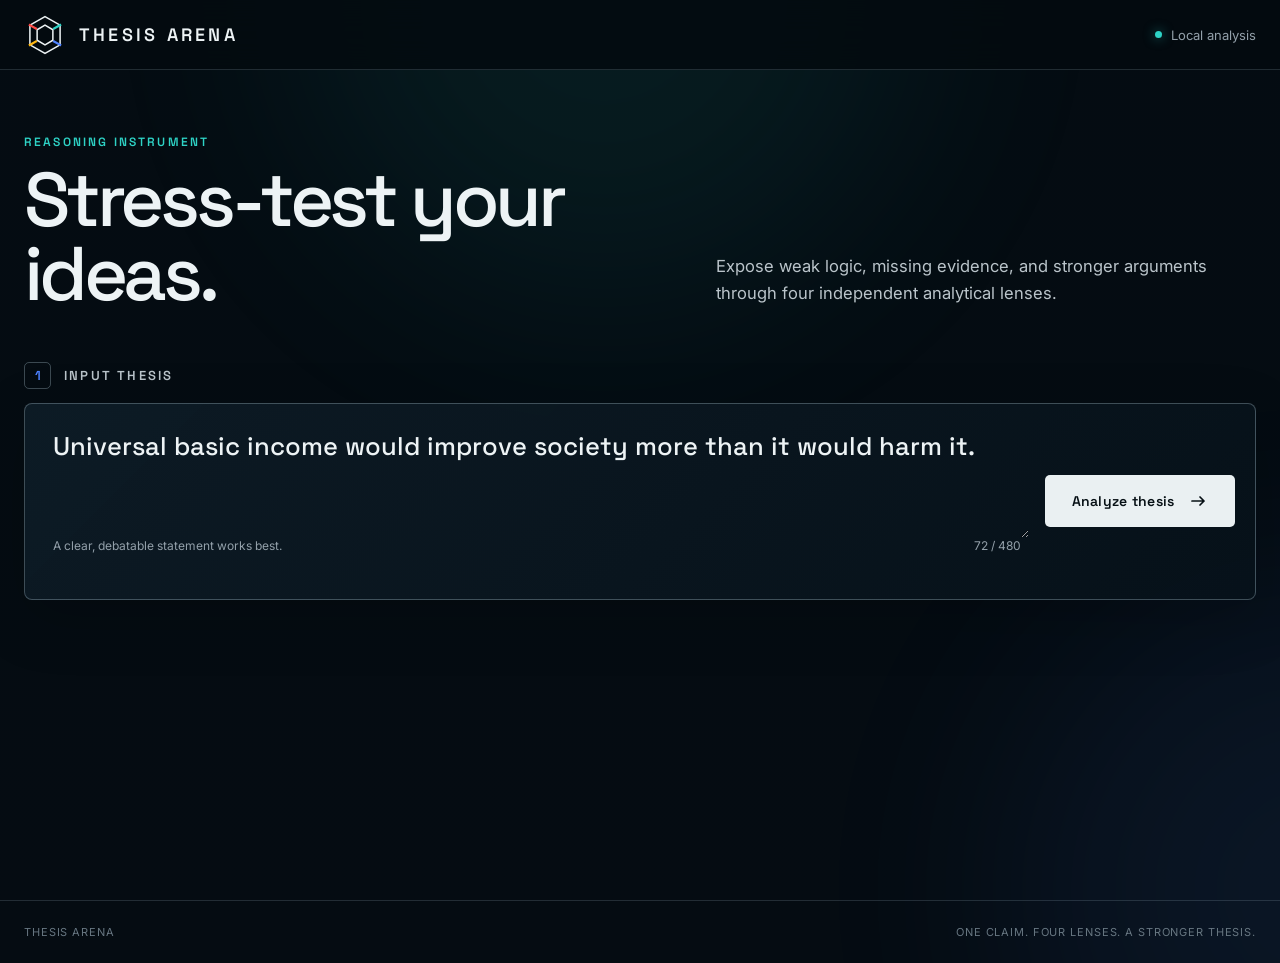
<file: index.html>
<!doctype html>
<html lang="en">
  <head>
    <meta charset="UTF-8" />
    <meta name="viewport" content="width=device-width, initial-scale=1.0" />
    <meta name="description" content="Stress-test any thesis through four independent analytical lenses." />
    <meta name="theme-color" content="#050c12" />
    <title>Thesis Arena — Stress-test your ideas</title>
    <link rel="icon" href="data:image/svg+xml,%3Csvg xmlns='http://www.w3.org/2000/svg' viewBox='0 0 64 64'%3E%3Cpath d='M32 4 55 17v30L32 60 9 47V17Z' fill='%23050c12' stroke='%23e8eef2' stroke-width='4'/%3E%3Cpath d='m32 17 12 7v16l-12 7-12-7V24Z' fill='none' stroke='%23e8eef2' stroke-width='3'/%3E%3Cpath d='m9 17 9 5' stroke='%23ff4a44' stroke-width='4'/%3E%3Cpath d='m46 22 9-5' stroke='%232ed3c6' stroke-width='4'/%3E%3Cpath d='m55 47-9-5' stroke='%234e82ff' stroke-width='4'/%3E%3Cpath d='m18 42-9 5' stroke='%23ffb814' stroke-width='4'/%3E%3C/svg%3E" />
    <link rel="preconnect" href="https://fonts.googleapis.com" />
    <link rel="preconnect" href="https://fonts.gstatic.com" crossorigin />
    <link href="https://fonts.googleapis.com/css2?family=Inter:wght@400;500;600&family=Space+Grotesk:wght@500;600&display=swap" rel="stylesheet" />
    <link rel="stylesheet" href="styles.css" />
  </head>
  <body id="top" class="app-state-initial">
    <div class="ambient ambient--one" aria-hidden="true"></div>
    <div class="ambient ambient--two" aria-hidden="true"></div>

    <header class="topbar">
      <a class="brand" href="#top" aria-label="Thesis Arena home">
        <svg class="brand__mark" viewBox="0 0 64 64" aria-hidden="true">
          <path class="brand__outer" d="M32 4 55 17v30L32 60 9 47V17Z" />
          <path class="brand__inner" d="m32 17 12 7v16l-12 7-12-7V24Z" />
          <path class="brand__red" d="m9 17 9 5" />
          <path class="brand__teal" d="m46 22 9-5" />
          <path class="brand__blue" d="m55 47-9-5" />
          <path class="brand__amber" d="m18 42-9 5" />
        </svg>
        <span>Thesis Arena</span>
      </a>
      <div class="topbar__meta" aria-label="Application status">
        <span class="status-dot" aria-hidden="true"></span>
        <span id="mode-label">Local analysis</span>
      </div>
    </header>

    <main id="top" class="workspace">
      <section class="intro" aria-labelledby="page-title">
        <div>
          <p class="eyebrow">Reasoning instrument</p>
          <h1 id="page-title">Stress-test your ideas.</h1>
        </div>
        <p class="intro__copy">Expose weak logic, missing evidence, and stronger arguments through four independent analytical lenses.</p>
      </section>

      <section id="input-section" class="input-section" aria-labelledby="input-heading">
        <div class="section-heading">
          <span class="section-heading__number">1</span>
          <h2 id="input-heading">Input thesis</h2>
          <span id="input-complete-badge" class="section-heading__badge" hidden>Analyzed</span>
        </div>

        <form id="claim-form" class="claim-form">
          <div class="claim-form__field">
            <label class="sr-only" for="claim-input">Thesis to analyze</label>
            <textarea id="claim-input" name="claim" rows="3" maxlength="480" placeholder="Enter a claim you want to stress-test…" aria-describedby="claim-help claim-error" required>Universal basic income would improve society more than it would harm it.</textarea>
            <div class="claim-form__footer">
              <p id="claim-help">A clear, debatable statement works best.</p>
              <span id="character-count" aria-live="polite">72 / 480</span>
            </div>
            <p id="claim-error" class="form-error" role="alert"></p>
          </div>
          <button id="analyze-button" class="analyze-button" type="submit">
            <span class="analyze-button__label">Analyze thesis</span>
            <span class="analyze-button__spinner" aria-hidden="true"></span>
            <svg viewBox="0 0 20 20" aria-hidden="true"><path d="M4 10h12m-4-4 4 4-4 4" /></svg>
          </button>
        </form>
      </section>

      <div id="analysis-region" class="analysis-region" hidden aria-live="polite">
        <section id="analysis-loading" class="analysis-loading" hidden aria-labelledby="progress-title">
          <div class="analysis-loading__beam" aria-hidden="true"></div>
          <p class="eyebrow">Analysis in progress</p>
          <h2 id="progress-title">Opening the arena</h2>
          <ol id="progress-steps" class="progress-steps">
            <li data-stage="mapping"><span></span>Mapping claims</li>
            <li data-stage="lenses"><span></span>Testing the reasoning</li>
            <li data-stage="fact_check"><span></span>Checking live evidence</li>
            <li data-stage="synthesis"><span></span>Building synthesis</li>
          </ol>
          <div class="run-monitor" aria-label="Live execution status">
            <span><small>Execution</small><strong id="progress-execution">Pending</strong></span>
            <span><small>Elapsed</small><strong id="progress-elapsed">00:00</strong></span>
            <span><small>n8n heartbeat</small><strong id="progress-heartbeat">Connecting…</strong></span>
          </div>
          <p id="progress-detail" class="progress-detail">Submitting the thesis to the protected workflow.</p>
        </section>

        <section id="analysis-error-panel" class="analysis-error-panel" hidden aria-labelledby="analysis-error-title">
          <span class="analysis-error-panel__icon" aria-hidden="true">!</span>
          <div>
            <p class="eyebrow">Analysis interrupted</p>
            <h2 id="analysis-error-title">The arena could not complete this run.</h2>
            <p id="analysis-error-message">Please try again.</p>
          </div>
          <button id="retry-button" class="secondary-button" type="button">Retry analysis</button>
        </section>

        <div id="analysis-results" class="analysis-results" hidden>
          <section id="claim-map-section" aria-labelledby="claim-map-heading">
            <div class="section-heading">
              <span class="section-heading__number">2</span>
              <h2 id="claim-map-heading">Claim map</h2>
            </div>
            <div id="claim-map" class="claim-map"></div>
          </section>

          <section id="lenses-section" aria-labelledby="lenses-heading">
            <div class="section-heading section-heading--split">
              <div class="section-heading__group">
                <span class="section-heading__number">3</span>
                <h2 id="lenses-heading">Analytical lenses</h2>
              </div>
              <p>Open a lens to inspect its full report.</p>
            </div>
            <div id="lenses-grid" class="lenses-grid"></div>
            <div id="lens-report-panel" class="lens-report-panel" hidden aria-live="polite"></div>
          </section>

          <section id="synthesis-section" aria-labelledby="synthesis-heading">
            <div class="section-heading">
              <span class="section-heading__number">4</span>
              <h2 id="synthesis-heading">Synthesis</h2>
            </div>
            <div id="synthesis-grid" class="synthesis-grid"></div>
          </section>

          <aside id="analysis-meta" class="analysis-meta" aria-label="Analysis metadata"></aside>
        </div>
      </div>
    </main>

    <footer class="footer">
      <span>Thesis Arena</span>
      <span>One claim. Four lenses. A stronger thesis.</span>
    </footer>

    <script src="config.js"></script>
    <script src="mock-data.js"></script>
    <script src="app.js"></script>
  </body>
</html>
</file>
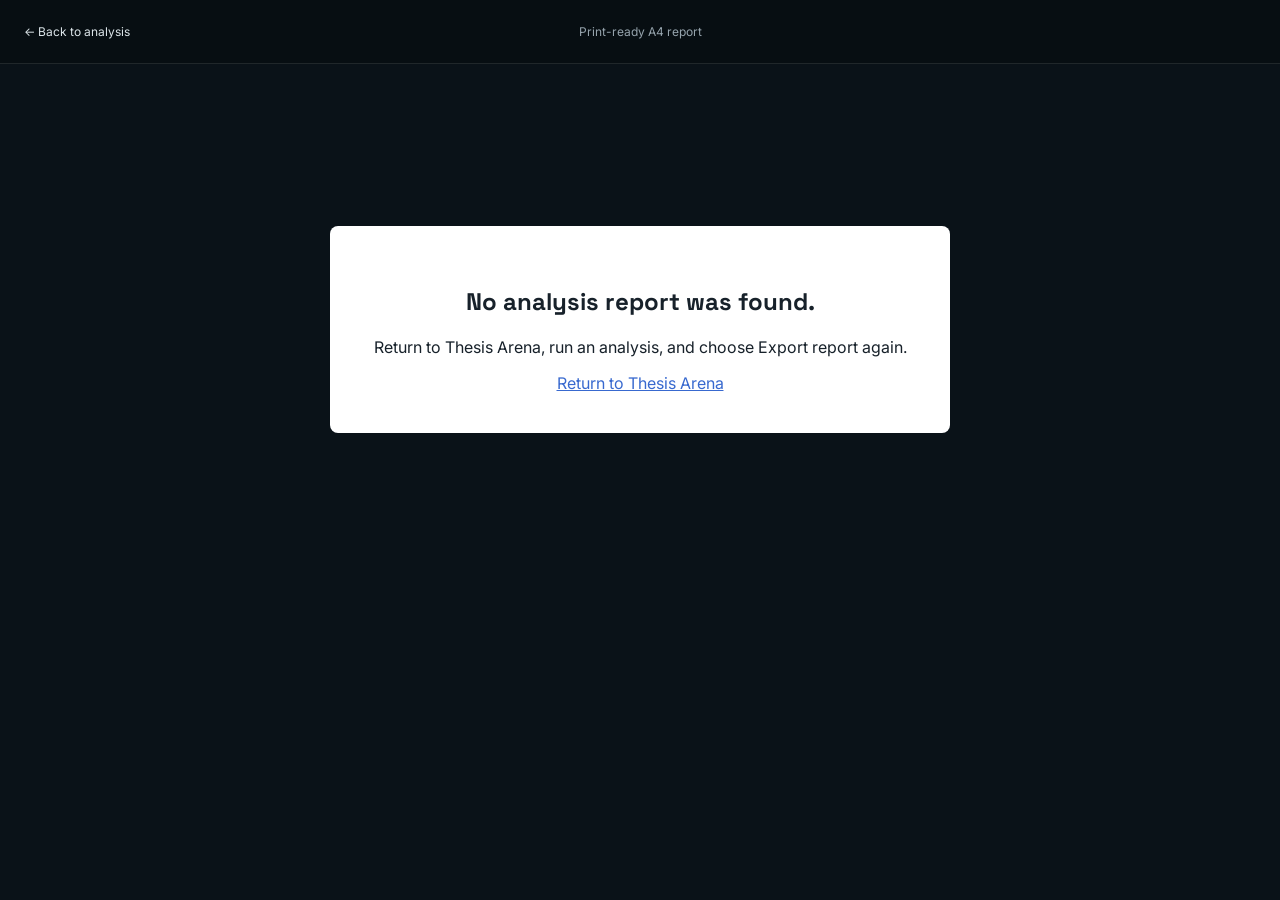
<file: report.html>
<!doctype html>
<html lang="en">
  <head>
    <meta charset="UTF-8" />
    <meta name="viewport" content="width=device-width, initial-scale=1.0" />
    <meta name="theme-color" content="#0a1218" />
    <title>Thesis Arena — Analysis Report</title>
    <link rel="preconnect" href="https://fonts.googleapis.com" />
    <link rel="preconnect" href="https://fonts.gstatic.com" crossorigin />
    <link href="https://fonts.googleapis.com/css2?family=Inter:wght@400;500;600&family=Space+Grotesk:wght@500;600&display=swap" rel="stylesheet" />
    <link rel="stylesheet" href="report.css" />
  </head>
  <body>
    <header class="report-toolbar">
      <a href="index.html">← Back to analysis</a>
      <span>Print-ready A4 report</span>
      <button id="print-button" type="button">Print / Save as PDF</button>
    </header>

    <main id="report" class="report-sheet" hidden>
      <header class="report-cover">
        <div class="report-brand">
          <svg viewBox="0 0 64 64" aria-hidden="true">
            <path class="outer" d="M32 4 55 17v30L32 60 9 47V17Z" />
            <path class="inner" d="m32 17 12 7v16l-12 7-12-7V24Z" />
            <path class="red" d="m9 17 9 5" /><path class="teal" d="m46 22 9-5" />
            <path class="blue" d="m55 47-9-5" /><path class="amber" d="m18 42-9 5" />
          </svg>
          <span>Thesis Arena</span>
        </div>
        <p>Argument stress-test report</p>
        <h1 id="report-thesis"></h1>
        <div id="report-meta" class="report-meta"></div>
      </header>

      <section class="report-section" aria-labelledby="report-claim-map-title">
        <div class="report-section__heading"><span>01</span><h2 id="report-claim-map-title">Claim Map</h2></div>
        <div id="report-claims" class="report-claims"></div>
      </section>

      <section class="report-section" aria-labelledby="report-lenses-title">
        <div class="report-section__heading"><span>02</span><h2 id="report-lenses-title">Analytical Lenses</h2></div>
        <div id="report-agents" class="report-agents"></div>
      </section>

      <section class="report-section report-synthesis" aria-labelledby="report-synthesis-title">
        <div class="report-section__heading"><span>03</span><h2 id="report-synthesis-title">Synthesis</h2></div>
        <div id="report-synthesis-grid" class="report-synthesis-grid"></div>
      </section>

      <footer class="report-footer">
        <span>Thesis Arena</span>
        <span>One claim · Four lenses · A stronger thesis</span>
      </footer>
    </main>

    <section id="report-empty" class="report-empty" hidden>
      <h1>No analysis report was found.</h1>
      <p>Return to Thesis Arena, run an analysis, and choose Export report again.</p>
      <a href="index.html">Return to Thesis Arena</a>
    </section>

    <script src="report.js"></script>
  </body>
</html>
</file>
<file: styles.css>
:root {
  color-scheme: dark;
  --bg: #050c12;
  --bg-elevated: #08131c;
  --surface: rgba(11, 24, 34, 0.72);
  --surface-strong: #0b1822;
  --border: rgba(154, 180, 194, 0.2);
  --border-strong: rgba(178, 202, 214, 0.32);
  --text: #edf3f5;
  --muted: #93a0aa;
  --muted-strong: #bac4ca;
  --red: #ff4a44;
  --teal: #2ed3c6;
  --blue: #4e82ff;
  --amber: #ffb814;
  --max-width: 1560px;
  --radius: 8px;
}

* {
  box-sizing: border-box;
}

html {
  scroll-behavior: smooth;
  -webkit-text-size-adjust: 100%;
  text-size-adjust: 100%;
}

body {
  min-width: 0;
  margin: 0;
  overflow-x: hidden;
  background:
    linear-gradient(180deg, rgba(3, 12, 18, 0.4), rgba(5, 12, 18, 0.95)),
    var(--bg);
  color: var(--text);
  font-family: "Inter", system-ui, -apple-system, BlinkMacSystemFont, "Segoe UI", sans-serif;
  -webkit-font-smoothing: antialiased;
}

button,
textarea {
  font: inherit;
}

button {
  border: 0;
}

.sr-only {
  position: absolute;
  width: 1px;
  height: 1px;
  padding: 0;
  margin: -1px;
  overflow: hidden;
  clip: rect(0, 0, 0, 0);
  white-space: nowrap;
  border: 0;
}

.ambient {
  position: fixed;
  z-index: -1;
  width: 620px;
  height: 620px;
  border-radius: 50%;
  filter: blur(120px);
  opacity: 0.08;
  pointer-events: none;
}

.ambient--one {
  top: -320px;
  left: 23%;
  background: var(--teal);
}

.ambient--two {
  right: -350px;
  bottom: -300px;
  background: var(--blue);
}

.topbar {
  position: sticky;
  top: 0;
  z-index: 20;
  display: flex;
  align-items: center;
  justify-content: space-between;
  min-height: 70px;
  padding: 10px max(24px, calc((100vw - var(--max-width)) / 2));
  border-bottom: 1px solid var(--border);
  background: rgba(4, 11, 16, 0.86);
  backdrop-filter: blur(18px);
}

.brand {
  display: inline-flex;
  align-items: center;
  gap: 13px;
  color: var(--text);
  font-family: "Space Grotesk", sans-serif;
  font-size: 18px;
  font-weight: 600;
  letter-spacing: 0.18em;
  text-decoration: none;
  text-transform: uppercase;
}

.brand__mark {
  width: 42px;
  height: 42px;
  fill: none;
  stroke-linecap: square;
  stroke-linejoin: miter;
}

.brand__outer,
.brand__inner {
  stroke: var(--text);
  stroke-width: 2.3px;
}

.brand__red,
.brand__teal,
.brand__blue,
.brand__amber {
  stroke-width: 3.5px;
}

.brand__red { stroke: var(--red); }
.brand__teal { stroke: var(--teal); }
.brand__blue { stroke: var(--blue); }
.brand__amber { stroke: var(--amber); }

.topbar__meta {
  display: flex;
  align-items: center;
  gap: 9px;
  color: var(--muted);
  font-size: 13px;
}

.status-dot {
  width: 7px;
  height: 7px;
  border-radius: 50%;
  background: var(--teal);
  box-shadow: 0 0 12px rgba(46, 211, 198, 0.6);
}

.workspace {
  width: min(calc(100% - 48px), var(--max-width));
  min-height: calc(100vh - 70px);
  margin: 0 auto;
  padding: 64px 0 86px;
}

.intro {
  display: grid;
  grid-template-columns: minmax(0, 1fr) minmax(320px, 540px);
  gap: 56px;
  align-items: end;
  margin-bottom: 50px;
}

.eyebrow {
  margin: 0 0 13px;
  color: var(--teal);
  font-family: "Space Grotesk", sans-serif;
  font-size: 12px;
  font-weight: 600;
  letter-spacing: 0.18em;
  text-transform: uppercase;
}

h1,
h2,
h3,
p {
  margin-top: 0;
}

h1 {
  max-width: 760px;
  margin-bottom: 0;
  font-family: "Space Grotesk", sans-serif;
  font-size: clamp(44px, 6vw, 76px);
  font-weight: 500;
  letter-spacing: -0.055em;
  line-height: 0.98;
}

.intro__copy {
  max-width: 520px;
  margin-bottom: 4px;
  color: var(--muted-strong);
  font-size: clamp(16px, 1.3vw, 19px);
  line-height: 1.65;
}

.input-section,
.analysis-results > section {
  scroll-margin-top: 92px;
}

.section-heading {
  display: flex;
  align-items: center;
  gap: 13px;
  margin: 0 0 14px;
}

.section-heading__number {
  display: grid;
  width: 27px;
  height: 27px;
  place-items: center;
  border: 1px solid var(--border-strong);
  border-radius: 5px;
  color: var(--blue);
  font-family: "Space Grotesk", sans-serif;
  font-size: 13px;
  font-weight: 600;
}

.section-heading h2 {
  margin: 0;
  color: var(--muted-strong);
  font-family: "Space Grotesk", sans-serif;
  font-size: 13px;
  font-weight: 600;
  letter-spacing: 0.17em;
  text-transform: uppercase;
}

.claim-form {
  position: relative;
  display: grid;
  grid-template-columns: minmax(0, 1fr) auto;
  gap: 16px;
  align-items: stretch;
  padding: 20px;
  border: 1px solid var(--border-strong);
  border-radius: var(--radius);
  background: linear-gradient(135deg, rgba(15, 30, 41, 0.83), rgba(7, 18, 26, 0.88));
  box-shadow: 0 18px 60px rgba(0, 0, 0, 0.17);
}

.claim-form:focus-within {
  border-color: rgba(46, 211, 198, 0.48);
  box-shadow: 0 0 0 1px rgba(46, 211, 198, 0.07), 0 18px 60px rgba(0, 0, 0, 0.2);
}

.claim-form__field {
  min-width: 0;
}

textarea {
  display: block;
  width: 100%;
  min-height: 94px;
  resize: vertical;
  overflow-y: hidden;
  padding: 5px 8px;
  border: 0;
  outline: 0;
  background: transparent;
  color: var(--text);
  caret-color: var(--teal);
  font-family: "Space Grotesk", sans-serif;
  font-size: clamp(21px, 2vw, 31px);
  font-weight: 500;
  line-height: 1.35;
}

textarea::placeholder {
  color: #677681;
}

.claim-form__footer {
  display: flex;
  align-items: center;
  justify-content: space-between;
  gap: 20px;
  padding: 0 8px;
  color: var(--muted);
  font-size: 12px;
}

.claim-form__footer p {
  margin: 0;
}

.form-error {
  min-height: 18px;
  margin: 8px 8px 0;
  color: #ff8581;
  font-size: 12px;
}

.analyze-button {
  align-self: center;
  display: inline-flex;
  align-items: center;
  justify-content: center;
  gap: 14px;
  min-width: 190px;
  min-height: 52px;
  padding: 0 22px;
  border: 1px solid rgba(46, 211, 198, 0.46);
  border-radius: 5px;
  background: var(--teal);
  color: #031311;
  font-family: "Space Grotesk", sans-serif;
  font-size: 14px;
  font-weight: 600;
  letter-spacing: 0.02em;
  cursor: pointer;
  transition: transform 160ms ease, background-color 160ms ease, box-shadow 160ms ease;
}

.analyze-button:hover:not(:disabled) {
  transform: translateY(-2px);
  background: #52e3d6;
  box-shadow: 0 12px 28px rgba(46, 211, 198, 0.15);
}

.analyze-button:focus-visible {
  outline: 2px solid var(--text);
  outline-offset: 3px;
}

.analyze-button:disabled {
  cursor: wait;
  opacity: 0.8;
}

.analyze-button svg {
  width: 20px;
  fill: none;
  stroke: currentColor;
  stroke-linecap: round;
  stroke-linejoin: round;
  stroke-width: 1.7;
}

.analyze-button__spinner {
  display: none;
  width: 17px;
  height: 17px;
  border: 2px solid rgba(3, 19, 17, 0.25);
  border-top-color: #031311;
  border-radius: 50%;
  animation: spin 700ms linear infinite;
}

.analyze-button.is-loading .analyze-button__spinner { display: block; }
.analyze-button.is-loading svg { display: none; }

.analysis-region {
  padding-top: 30px;
  scroll-margin-top: 70px;
}

.analysis-loading {
  position: relative;
  display: flex;
  align-items: center;
  justify-content: center;
  min-height: 230px;
  overflow: hidden;
  border: 1px solid var(--border);
  border-radius: var(--radius);
  color: var(--muted-strong);
  font-size: 14px;
}

.analysis-loading__line {
  position: absolute;
  top: 0;
  left: 0;
  width: 35%;
  height: 1px;
  background: linear-gradient(90deg, transparent, var(--teal), transparent);
  animation: scan 1.4s ease-in-out infinite;
}

.analysis-results {
  display: grid;
  gap: 30px;
}

.claim-map {
  display: flex;
  align-items: stretch;
}

.claim-card,
.lens-card,
.synthesis-grid {
  border: 1px solid var(--border);
  border-radius: var(--radius);
  background: var(--surface);
}

.claim-card {
  display: flex;
  flex: 1 1 0;
  min-width: 0;
  gap: 17px;
  align-items: flex-start;
  min-height: 108px;
  padding: 19px;
  animation: reveal 460ms both;
  animation-delay: var(--delay);
}

.claim-card__number {
  display: grid;
  flex: 0 0 auto;
  width: 34px;
  height: 34px;
  place-items: center;
  border: 1px solid var(--border-strong);
  border-radius: 50%;
  color: var(--muted-strong);
  font-family: "Space Grotesk", sans-serif;
}

.claim-card__content {
  display: flex;
  flex: 1 1 auto;
  min-width: 0;
  flex-direction: column;
  align-items: flex-start;
}

.claim-card h3 {
  max-width: 100%;
  margin: 3px 0 16px;
  font-family: "Space Grotesk", sans-serif;
  font-size: clamp(15px, 1.3vw, 18px);
  font-weight: 500;
  line-height: 1.35;
  overflow-wrap: break-word;
}

.claim-map[data-count="5"] .claim-card {
  gap: 13px;
  padding: 17px 15px;
}

.claim-map[data-count="5"] .claim-card h3 {
  font-size: clamp(14px, 1.05vw, 16px);
}

.claim-tag {
  display: inline-flex;
  padding: 5px 9px 4px;
  border: 1px solid currentColor;
  border-radius: 4px;
  font-family: "Space Grotesk", sans-serif;
  font-size: 9px;
  font-weight: 600;
  letter-spacing: 0.12em;
  text-transform: uppercase;
}

.claim-arrow {
  display: grid;
  flex: 0 0 38px;
  place-items: center;
  color: #697985;
  font-size: 28px;
}

.lenses-grid {
  display: grid;
  grid-template-columns: repeat(4, minmax(0, 1fr));
  gap: 16px;
}

.lens-card {
  position: relative;
  min-height: 224px;
  padding: 24px 22px 20px;
  overflow: hidden;
  animation: reveal 460ms both;
  animation-delay: var(--delay);
}

.lens-card--pending {
  min-height: 250px;
  opacity: 0.52;
}

.lens-card--pending .lens-card__icon {
  filter: saturate(0.45);
}

.lens-card__pending {
  margin: auto 0 0;
  color: var(--text-muted);
  font-size: 0.9rem;
}

.lens-card::before {
  position: absolute;
  top: 0;
  right: 0;
  left: 0;
  height: 1px;
  background: currentColor;
  content: "";
  opacity: 0.8;
}

.lens-card__heading {
  display: flex;
  align-items: center;
  gap: 14px;
}

.lens-card__icon {
  display: grid;
  width: 39px;
  height: 39px;
  place-items: center;
}

.lens-card__icon svg {
  width: 37px;
  height: 37px;
  fill: none;
  stroke: currentColor;
  stroke-linecap: round;
  stroke-linejoin: round;
  stroke-width: 1.6;
}

.lens-card h3 {
  margin: 0;
  font-family: "Space Grotesk", sans-serif;
  font-size: 16px;
  font-weight: 600;
  letter-spacing: 0.1em;
  text-transform: uppercase;
}

.lens-card__accent {
  width: 66px;
  height: 2px;
  margin: 20px 0 17px;
  background: currentColor;
}

.lens-card p {
  min-height: 66px;
  margin-bottom: 17px;
  color: var(--muted-strong);
  font-size: 14px;
  line-height: 1.55;
}

.lens-card__metric {
  font-family: "Space Grotesk", sans-serif;
  font-size: 12px;
  font-weight: 600;
}

.synthesis-grid {
  display: grid;
  grid-template-columns: repeat(12, minmax(0, 1fr));
  overflow: hidden;
}

.synthesis-card {
  grid-column: span 4;
  min-width: 0;
  padding: 22px;
  border-right: 1px solid var(--border);
  animation: reveal 460ms both;
  animation-delay: var(--delay);
}

.synthesis-card:nth-child(3) {
  border-right: 0;
}

.synthesis-card--crux,
.synthesis-card--improved {
  grid-column: span 6;
  border-top: 1px solid var(--border);
}

.synthesis-card--improved {
  border-right: 0;
}

.synthesis-card__heading {
  display: flex;
  align-items: center;
  gap: 11px;
  margin-bottom: 15px;
}

.synthesis-card__heading span {
  display: grid;
  width: 26px;
  height: 26px;
  place-items: center;
}

.synthesis-card__heading svg {
  width: 25px;
  height: 25px;
  fill: none;
  stroke: currentColor;
  stroke-linecap: round;
  stroke-linejoin: round;
  stroke-width: 1.7;
}

.synthesis-card h3 {
  margin: 0;
  color: var(--text);
  font-family: "Space Grotesk", sans-serif;
  font-size: 15px;
  font-weight: 600;
}

.synthesis-card p {
  margin: 0;
  color: var(--muted-strong);
  font-size: 13px;
  line-height: 1.65;
}

.tone-red { color: var(--red); }
.tone-teal { color: var(--teal); }
.tone-blue { color: var(--blue); }
.tone-amber { color: var(--amber); }

.footer {
  display: flex;
  justify-content: space-between;
  gap: 20px;
  padding: 24px max(24px, calc((100vw - var(--max-width)) / 2));
  border-top: 1px solid var(--border);
  color: #677681;
  font-size: 11px;
  letter-spacing: 0.08em;
  text-transform: uppercase;
}

[hidden] {
  display: none !important;
}

@keyframes spin {
  to { transform: rotate(360deg); }
}

@keyframes scan {
  from { transform: translateX(-100%); }
  to { transform: translateX(385%); }
}

@keyframes reveal {
  from { opacity: 0; transform: translateY(8px); }
  to { opacity: 1; transform: translateY(0); }
}

@media (max-width: 1100px) {
  .workspace { padding-top: 48px; }
  .intro { grid-template-columns: 1fr; gap: 22px; }
  .intro__copy { max-width: 700px; }
  .claim-map { flex-direction: column; gap: 10px; }
  .claim-card { flex: 0 0 auto; }
  .claim-arrow {
    flex: 0 0 20px;
    align-self: center;
    width: 20px;
    height: 20px;
    transform: rotate(90deg);
  }
  .lenses-grid { grid-template-columns: repeat(2, minmax(0, 1fr)); }
}

@media (max-width: 820px) {
  .workspace { width: min(calc(100% - 32px), var(--max-width)); }
  .claim-form { grid-template-columns: 1fr; }
  .analyze-button { width: 100%; }
  .synthesis-card { grid-column: span 6; border-bottom: 1px solid var(--border); }
  .synthesis-card:nth-child(2) { border-right: 0; }
  .synthesis-card:nth-child(3) { border-right: 1px solid var(--border); }
  .synthesis-card--crux,
  .synthesis-card--improved { grid-column: span 12; }
}

@media (max-width: 560px) {
  .topbar { min-height: 62px; padding-inline: 16px; }
  .brand { gap: 9px; font-size: 14px; letter-spacing: 0.12em; }
  .brand__mark { width: 34px; height: 34px; }
  .topbar__meta { font-size: 0; }
  .workspace { padding: 38px 0 60px; }
  .intro { margin-bottom: 36px; }
  h1 { font-size: 45px; }
  .claim-form { padding: 15px; }
  textarea { min-height: 130px; font-size: 22px; }
  .claim-form__footer { align-items: flex-start; }
  .claim-map { gap: 8px; }
  .claim-card,
  .claim-map[data-count="5"] .claim-card {
    gap: 14px;
    min-height: 0;
    padding: 18px 16px;
  }
  .claim-card h3,
  .claim-map[data-count="5"] .claim-card h3 {
    margin: 2px 0 12px;
    font-size: clamp(15px, 4.6vw, 18px);
    line-height: 1.4;
  }
  .claim-arrow { height: 18px; }
  .lenses-grid { grid-template-columns: 1fr; }
  .lens-card { min-height: auto; }
  .lens-card p { min-height: auto; }
  .synthesis-grid { display: block; }
  .synthesis-card { border-right: 0 !important; border-bottom: 1px solid var(--border); }
  .synthesis-card:last-child { border-bottom: 0; }
  .footer { flex-direction: column; }
}

@media (prefers-reduced-motion: reduce) {
  *,
  *::before,
  *::after {
    scroll-behavior: auto !important;
    animation-duration: 0.01ms !important;
    animation-iteration-count: 1 !important;
    transition-duration: 0.01ms !important;
  }
}

/* Functional iteration: state, depth, and report controls */

.section-heading--split,
.section-heading__group {
  display: flex;
  align-items: center;
}

.section-heading--split {
  justify-content: space-between;
  gap: 20px;
}

.section-heading__group {
  gap: 13px;
}

.section-heading--split > p {
  margin: 0;
  color: var(--muted);
  font-size: 12px;
}

.section-heading__badge {
  padding: 5px 8px;
  border: 1px solid rgba(46, 211, 198, 0.35);
  border-radius: 999px;
  color: var(--teal);
  font-family: "Space Grotesk", sans-serif;
  font-size: 9px;
  font-weight: 600;
  letter-spacing: 0.12em;
  text-transform: uppercase;
}

.analyze-button {
  border-color: rgba(235, 242, 244, 0.54);
  background: #eaf0f2;
  color: #071015;
}

.analyze-button:hover:not(:disabled) {
  background: #ffffff;
  box-shadow: 0 12px 28px rgba(228, 238, 241, 0.12);
}

.analyze-button__spinner {
  border-color: rgba(7, 16, 21, 0.2);
  border-top-color: #071015;
}

.app-state-results .claim-form {
  grid-template-columns: minmax(0, 1fr) 168px;
  padding: 12px 14px;
}

.app-state-results .claim-form textarea {
  min-height: 54px;
  max-height: 300px;
  resize: none;
  font-size: clamp(17px, 1.55vw, 22px);
}

textarea.is-scrollable {
  overflow-y: auto;
}

.app-state-results .claim-form__footer {
  margin-top: -5px;
}

.app-state-results .claim-form__footer p {
  display: none;
}

.app-state-results .claim-form .form-error:empty {
  display: none;
}

.app-state-results .analyze-button {
  min-width: 0;
  min-height: 46px;
}

.analysis-loading {
  display: block;
  min-height: 300px;
  padding: 55px clamp(24px, 7vw, 110px);
  background: linear-gradient(135deg, rgba(12, 29, 39, 0.72), rgba(6, 17, 24, 0.72));
}

.analysis-loading__beam {
  position: absolute;
  top: 0;
  left: 0;
  width: 38%;
  height: 1px;
  background: linear-gradient(90deg, transparent, var(--teal), transparent);
  animation: scan 1.4s ease-in-out infinite;
}

.analysis-loading h2,
.analysis-error-panel h2 {
  margin: 0;
  font-family: "Space Grotesk", sans-serif;
  font-size: clamp(25px, 3vw, 38px);
  font-weight: 500;
  letter-spacing: -0.03em;
}

.progress-steps {
  display: grid;
  grid-template-columns: repeat(4, minmax(0, 1fr));
  gap: 14px;
  max-width: 820px;
  margin: 42px 0 0;
  padding: 0;
  list-style: none;
}

.progress-steps li {
  position: relative;
  padding: 15px 14px 15px 39px;
  border: 1px solid var(--border);
  border-radius: 5px;
  color: #667680;
  font-size: 12px;
  transition: border-color 200ms ease, color 200ms ease, background 200ms ease;
}

.progress-steps li span {
  position: absolute;
  top: 50%;
  left: 15px;
  width: 10px;
  height: 10px;
  border: 1px solid currentColor;
  border-radius: 50%;
  transform: translateY(-50%);
}

.progress-steps li.is-active {
  border-color: rgba(46, 211, 198, 0.42);
  background: rgba(46, 211, 198, 0.04);
  color: var(--teal);
}

.progress-steps li.is-active span {
  background: currentColor;
  box-shadow: 0 0 12px currentColor;
  animation: pulse 1s ease-in-out infinite;
}

.progress-steps li.is-complete {
  color: var(--muted-strong);
}

.progress-steps li.is-complete span {
  border-color: var(--teal);
  background: var(--teal);
}

.run-monitor {
  display: grid;
  grid-template-columns: repeat(3, minmax(0, 1fr));
  max-width: 820px;
  margin-top: 18px;
  border: 1px solid var(--border);
  border-radius: 5px;
  background: rgba(2, 12, 17, 0.38);
}

.run-monitor > span {
  display: grid;
  gap: 5px;
  min-width: 0;
  padding: 13px 15px;
  border-right: 1px solid var(--border);
}

.run-monitor > span:last-child { border-right: 0; }

.run-monitor small {
  color: var(--muted);
  font-family: "Space Grotesk", sans-serif;
  font-size: 9px;
  font-weight: 600;
  letter-spacing: 0.12em;
  text-transform: uppercase;
}

.run-monitor strong {
  overflow: hidden;
  color: var(--text);
  font-family: "Space Grotesk", sans-serif;
  font-size: 12px;
  font-weight: 500;
  text-overflow: ellipsis;
  white-space: nowrap;
}

.run-monitor strong.is-live { color: var(--teal); }
.run-monitor strong.is-delayed { color: var(--amber); }

.progress-detail {
  max-width: 820px;
  min-height: 22px;
  margin: 15px 0 0;
  color: var(--muted-strong);
  font-size: 12px;
  line-height: 1.55;
}

.analysis-error-panel {
  display: grid;
  grid-template-columns: auto minmax(0, 1fr) auto;
  gap: 24px;
  align-items: center;
  min-height: 220px;
  padding: 40px;
  border: 1px solid rgba(255, 74, 68, 0.33);
  border-radius: var(--radius);
  background: rgba(35, 12, 14, 0.26);
}

.analysis-error-panel__icon {
  display: grid;
  width: 46px;
  height: 46px;
  place-items: center;
  border: 1px solid var(--red);
  border-radius: 50%;
  color: var(--red);
  font-family: "Space Grotesk", sans-serif;
  font-size: 22px;
}

.analysis-error-panel > div > p:last-child {
  margin: 12px 0 0;
  color: var(--muted-strong);
  line-height: 1.6;
}

.secondary-button,
.export-button,
.stress-test-button {
  display: inline-flex;
  align-items: center;
  justify-content: center;
  gap: 9px;
  border: 1px solid var(--border-strong);
  border-radius: 5px;
  background: rgba(255, 255, 255, 0.02);
  color: var(--text);
  font-family: "Space Grotesk", sans-serif;
  font-size: 12px;
  font-weight: 600;
  cursor: pointer;
  transition: border-color 160ms ease, background 160ms ease, transform 160ms ease;
}

.secondary-button {
  min-height: 44px;
  padding: 0 18px;
}

.secondary-button:hover,
.export-button:hover,
.stress-test-button:hover {
  border-color: rgba(235, 242, 244, 0.58);
  background: rgba(255, 255, 255, 0.05);
  transform: translateY(-1px);
}

.export-button {
  min-height: 34px;
  padding: 0 12px;
  color: var(--muted-strong);
}

.export-button svg,
.stress-test-button svg {
  width: 18px;
  height: 18px;
  fill: none;
  stroke: currentColor;
  stroke-linecap: round;
  stroke-linejoin: round;
  stroke-width: 1.6;
}

.lens-card {
  display: flex;
  flex-direction: column;
  transition: border-color 180ms ease, background 180ms ease;
}

.lens-card.is-active {
  border-color: currentColor;
  background: rgba(11, 25, 35, 0.94);
}

.lens-card__summary {
  color: var(--muted-strong) !important;
}

.lens-card__metric {
  display: block;
  margin-top: auto;
}

.lens-card__toggle {
  display: flex;
  align-items: center;
  justify-content: space-between;
  width: 100%;
  margin-top: 20px;
  padding: 13px 0 0;
  border-top: 1px solid var(--border);
  background: none;
  color: currentColor;
  font-family: "Space Grotesk", sans-serif;
  font-size: 11px;
  font-weight: 600;
  letter-spacing: 0.04em;
  cursor: pointer;
}

.lens-card__toggle:focus-visible {
  border-radius: 3px;
  outline: 1px solid currentColor;
  outline-offset: 2px;
}

.secondary-button:focus-visible,
.export-button:focus-visible,
.stress-test-button:focus-visible {
  outline: 2px solid var(--text);
  outline-offset: 3px;
}

.lens-card__chevron {
  display: grid;
  width: 24px;
  height: 24px;
  place-items: center;
  border: 1px solid currentColor;
  border-radius: 50%;
  font-size: 16px;
  line-height: 1;
}

.lens-report-panel {
  margin-top: 16px;
  padding: 26px;
  border: 1px solid var(--border);
  border-top: 2px solid currentColor;
  border-radius: var(--radius);
  background: linear-gradient(135deg, rgba(13, 29, 40, 0.96), rgba(7, 18, 26, 0.96));
  color: var(--text);
  animation: reveal 260ms both;
}

.lens-report-panel.tone-red {
  border-color: rgba(255, 74, 68, 0.34);
  border-top-color: var(--red);
  background:
    radial-gradient(circle at 0 0, rgba(255, 74, 68, 0.13), transparent 36%),
    linear-gradient(135deg, rgba(31, 14, 18, 0.97), rgba(7, 18, 26, 0.97) 48%);
  box-shadow: inset 0 0 0 1px rgba(255, 74, 68, 0.04), 0 18px 44px rgba(18, 3, 5, 0.18);
}

.lens-report-panel.tone-teal {
  border-color: rgba(46, 211, 198, 0.32);
  border-top-color: var(--teal);
  background:
    radial-gradient(circle at 0 0, rgba(46, 211, 198, 0.12), transparent 36%),
    linear-gradient(135deg, rgba(8, 29, 29, 0.97), rgba(7, 18, 26, 0.97) 48%);
  box-shadow: inset 0 0 0 1px rgba(46, 211, 198, 0.04), 0 18px 44px rgba(2, 18, 17, 0.18);
}

.lens-report-panel.tone-blue {
  border-color: rgba(78, 130, 255, 0.34);
  border-top-color: var(--blue);
  background:
    radial-gradient(circle at 0 0, rgba(78, 130, 255, 0.13), transparent 36%),
    linear-gradient(135deg, rgba(10, 20, 41, 0.97), rgba(7, 18, 26, 0.97) 48%);
  box-shadow: inset 0 0 0 1px rgba(78, 130, 255, 0.04), 0 18px 44px rgba(3, 7, 20, 0.18);
}

.lens-report-panel.tone-amber {
  border-color: rgba(255, 184, 20, 0.34);
  border-top-color: var(--amber);
  background:
    radial-gradient(circle at 0 0, rgba(255, 184, 20, 0.12), transparent 36%),
    linear-gradient(135deg, rgba(34, 27, 8, 0.97), rgba(7, 18, 26, 0.97) 48%);
  box-shadow: inset 0 0 0 1px rgba(255, 184, 20, 0.04), 0 18px 44px rgba(18, 13, 2, 0.18);
}

.lens-report-panel__heading {
  display: flex;
  align-items: flex-start;
  justify-content: space-between;
  gap: 28px;
  margin-bottom: 22px;
}

.lens-report-panel__eyebrow {
  display: block;
  margin-bottom: 7px;
  color: currentColor;
  font-family: "Space Grotesk", sans-serif;
  font-size: 9px;
  font-weight: 600;
  letter-spacing: 0.12em;
  text-transform: uppercase;
}

.lens-report-panel__heading h3 {
  margin: 0 0 8px;
  color: var(--text);
  font-family: "Space Grotesk", sans-serif;
  font-size: 20px;
  font-weight: 600;
}

.lens-report-panel__heading p {
  max-width: 780px;
  margin: 0;
  color: var(--muted-strong);
  font-size: 13px;
  line-height: 1.55;
}

.lens-report-panel .findings-list {
  grid-template-columns: repeat(2, minmax(0, 1fr));
}

.lens-report-panel.tone-red .finding {
  border-color: rgba(255, 74, 68, 0.2);
  background: linear-gradient(135deg, rgba(255, 74, 68, 0.075), rgba(3, 11, 16, 0.48) 56%);
}

.lens-report-panel.tone-teal .finding {
  border-color: rgba(46, 211, 198, 0.2);
  background: linear-gradient(135deg, rgba(46, 211, 198, 0.07), rgba(3, 11, 16, 0.48) 56%);
}

.lens-report-panel.tone-blue .finding {
  border-color: rgba(78, 130, 255, 0.2);
  background: linear-gradient(135deg, rgba(78, 130, 255, 0.075), rgba(3, 11, 16, 0.48) 56%);
}

.lens-report-panel.tone-amber .finding {
  border-color: rgba(255, 184, 20, 0.2);
  background: linear-gradient(135deg, rgba(255, 184, 20, 0.07), rgba(3, 11, 16, 0.48) 56%);
}

.report-count {
  flex: 0 0 auto;
  color: var(--muted);
  font-size: 10px;
  text-transform: uppercase;
}

.findings-list {
  display: grid;
  gap: 9px;
  margin: 0;
  padding: 0;
  list-style: none;
}

.finding {
  padding: 16px;
  border: 1px solid rgba(154, 180, 194, 0.15);
  border-radius: 5px;
  background: rgba(3, 11, 16, 0.45);
}

.finding__header {
  display: flex;
  gap: 10px;
  align-items: baseline;
}

.finding__number {
  flex: 0 0 auto;
  color: currentColor;
  font-family: "Space Grotesk", sans-serif;
  font-size: 9px;
}

.finding h4 {
  margin: 0;
  color: var(--text);
  font-family: "Space Grotesk", sans-serif;
  font-size: 13px;
  font-weight: 600;
  line-height: 1.45;
}

.finding > p {
  min-height: 0;
  margin: 10px 0 0;
  color: var(--muted-strong);
  font-size: 12px;
  line-height: 1.65;
}

.finding__badges {
  display: flex;
  flex-wrap: wrap;
  gap: 6px;
  margin: 10px 0 0 26px;
}

.finding-badge {
  padding: 4px 6px 3px;
  border: 1px solid var(--border);
  border-radius: 3px;
  color: var(--muted);
  font-family: "Space Grotesk", sans-serif;
  font-size: 8px;
  font-weight: 600;
  letter-spacing: 0.07em;
  text-transform: uppercase;
}

.severity-high { border-color: rgba(255, 74, 68, 0.42); color: #ff8581; }
.severity-medium { border-color: rgba(255, 184, 20, 0.35); color: #ffd266; }
.severity-low { border-color: rgba(46, 211, 198, 0.35); color: #73e4db; }
.claim-reference { color: #9bb7ff; }
.status-supported,
.status-partially_supported { color: var(--teal); }
.status-mixed { color: var(--amber); }
.status-unsupported { color: var(--red); }

.finding__sources {
  display: flex;
  flex-wrap: wrap;
  gap: 7px 12px;
  margin-top: 12px;
  padding-top: 11px;
  border-top: 1px solid rgba(154, 180, 194, 0.12);
  font-size: 10px;
}

.finding__sources > span:first-child {
  color: var(--muted);
  font-family: "Space Grotesk", sans-serif;
  font-weight: 600;
  text-transform: uppercase;
}

.finding__sources a {
  color: var(--muted-strong);
  text-underline-offset: 3px;
}

.finding__sources a:hover {
  color: var(--text);
}

.synthesis-card--crux {
  position: relative;
  display: grid;
  grid-column: 1 / -1;
  grid-template-columns: minmax(190px, 0.42fr) minmax(0, 1.58fr);
  align-items: center;
  gap: 30px;
  min-height: 104px;
  padding: 20px 30px;
  border-right: 0;
  overflow: hidden;
  background:
    radial-gradient(circle at 0 50%, rgba(46, 211, 198, 0.1), transparent 25%),
    linear-gradient(90deg, rgba(46, 211, 198, 0.035), transparent 48%);
}

.synthesis-card--crux::before {
  position: absolute;
  top: 18px;
  bottom: 18px;
  left: 0;
  width: 2px;
  background: var(--teal);
  box-shadow: 0 0 18px rgba(46, 211, 198, 0.34);
  content: "";
}

.synthesis-card--crux::after {
  position: absolute;
  top: 50%;
  left: -76px;
  width: 174px;
  height: 174px;
  border: 1px solid rgba(46, 211, 198, 0.075);
  border-radius: 50%;
  content: "";
  transform: translateY(-50%);
}

.synthesis-card--crux .synthesis-card__heading {
  position: relative;
  z-index: 1;
  display: grid;
  grid-template-columns: 28px 1fr;
  gap: 2px 11px;
  margin: 0;
  padding-right: 28px;
  border-right: 1px solid rgba(46, 211, 198, 0.18);
}

.synthesis-card--crux .synthesis-card__heading > span:first-child {
  grid-row: 1 / span 2;
}

.synthesis-card--crux .synthesis-card__kicker {
  display: block;
  width: auto;
  height: auto;
  color: rgba(118, 220, 211, 0.7);
  font-family: "Space Grotesk", sans-serif;
  font-size: 9px;
  font-weight: 600;
  letter-spacing: 0.12em;
  text-transform: uppercase;
}

.synthesis-card--crux > p {
  position: relative;
  z-index: 1;
  max-width: 920px;
  color: var(--text);
  font-family: "Space Grotesk", sans-serif;
  font-size: 15px;
  font-weight: 500;
  line-height: 1.55;
}

.synthesis-card--improved {
  position: relative;
  grid-column: 1 / -1;
  min-height: 190px;
  padding: 30px 32px;
  border-right: 0;
  background: linear-gradient(135deg, rgba(255, 184, 20, 0.095), rgba(11, 24, 34, 0.24) 52%);
  box-shadow: inset 0 0 0 1px rgba(255, 184, 20, 0.12);
}

.synthesis-card--improved .synthesis-card__heading {
  margin-bottom: 18px;
}

.synthesis-card--improved h3 {
  font-size: 18px;
}

.synthesis-card--improved > p {
  max-width: 1080px;
  color: var(--text);
  font-family: "Space Grotesk", sans-serif;
  font-size: clamp(17px, 1.45vw, 21px);
  font-weight: 500;
  line-height: 1.55;
}

.assumptions-list {
  display: grid;
  gap: 8px;
  margin: 0;
  padding: 0;
  color: var(--muted-strong);
  font-size: 12px;
  line-height: 1.5;
  list-style: none;
}

.assumptions-list li {
  position: relative;
  padding-left: 13px;
}

.assumptions-list li::before {
  position: absolute;
  top: 0.64em;
  left: 0;
  width: 4px;
  height: 4px;
  border-radius: 50%;
  background: var(--blue);
  content: "";
}

.synthesis-actions {
  display: flex;
  flex-wrap: wrap;
  gap: 10px;
  margin-top: 22px;
}

.synthesis-actions .stress-test-button,
.synthesis-actions .export-button {
  min-height: 40px;
  padding: 0 14px;
}

.synthesis-actions .stress-test-button {
  border-color: rgba(255, 184, 20, 0.38);
  background: rgba(255, 184, 20, 0.055);
  color: #ffd266;
}

.synthesis-actions .stress-test-button:hover {
  border-color: rgba(255, 184, 20, 0.68);
  background: rgba(255, 184, 20, 0.1);
}

.synthesis-actions .export-button {
  border-color: rgba(255, 184, 20, 0.18);
  color: var(--muted-strong);
}

.synthesis-actions .export-button svg {
  color: var(--amber);
}

.analysis-meta {
  display: flex;
  flex-wrap: wrap;
  gap: 12px 26px;
  padding-top: 2px;
  color: #61717c;
  font-family: "Space Grotesk", sans-serif;
  font-size: 9px;
  letter-spacing: 0.06em;
  text-transform: uppercase;
}

.analysis-meta span {
  display: flex;
  gap: 7px;
}

.analysis-meta strong {
  color: #84939d;
  font-weight: 600;
}

@keyframes pulse {
  0%, 100% { opacity: 0.45; transform: translateY(-50%) scale(0.8); }
  50% { opacity: 1; transform: translateY(-50%) scale(1); }
}

@media (max-width: 820px) {
  .app-state-results .claim-form { grid-template-columns: 1fr; }
  .analysis-error-panel { grid-template-columns: auto 1fr; }
  .analysis-error-panel .secondary-button { grid-column: 1 / -1; }
  .section-heading--split { align-items: flex-start; }
  .section-heading--split > p { max-width: 220px; text-align: right; }
  .lens-report-panel .findings-list { grid-template-columns: 1fr; }
  .synthesis-card--crux,
  .synthesis-card--improved { grid-column: 1 / -1; }
  .synthesis-card--crux { grid-template-columns: 1fr; gap: 16px; }
  .synthesis-card--crux .synthesis-card__heading {
    padding: 0 0 16px;
    border-right: 0;
    border-bottom: 1px solid rgba(46, 211, 198, 0.18);
  }
}

@media (max-width: 560px) {
  .progress-steps { grid-template-columns: 1fr 1fr; margin-top: 30px; }
  .run-monitor { grid-template-columns: 1fr; }
  .run-monitor > span { border-right: 0; border-bottom: 1px solid var(--border); }
  .run-monitor > span:last-child { border-bottom: 0; }
  .analysis-loading { min-height: 380px; padding: 40px 24px; }
  .analysis-error-panel { display: block; padding: 28px 22px; }
  .analysis-error-panel__icon { margin-bottom: 20px; }
  .analysis-error-panel .secondary-button { width: 100%; margin-top: 22px; }
  .section-heading--split { align-items: center; }
  .section-heading--split > p { display: none; }
  .synthesis-actions { display: grid; grid-template-columns: 1fr; }
  .synthesis-actions .stress-test-button,
  .synthesis-actions .export-button { width: 100%; }
  .lens-report-panel { padding: 20px 16px; }
  .lenses-grid > .lens-report-panel { margin-top: 0; }
  .lens-report-panel__heading { display: block; }
  .lens-report-panel__heading .report-count { display: block; margin-top: 12px; }
  .finding { padding: 14px; }
  .finding__badges { margin-left: 0; }
  .app-state-results .claim-form textarea { min-height: 82px; }
}
</file>
<file: report.css>
:root {
  --ink: #17212a;
  --muted: #66717a;
  --line: #d9e0e4;
  --paper: #ffffff;
  --screen: #0a1218;
  --red: #d93636;
  --teal: #108f86;
  --blue: #3869cf;
  --amber: #b67800;
}

* { box-sizing: border-box; }

body {
  margin: 0;
  background: var(--screen);
  color: var(--ink);
  font-family: "Inter", Arial, sans-serif;
  -webkit-font-smoothing: antialiased;
}

.report-toolbar {
  position: sticky;
  top: 0;
  z-index: 10;
  display: grid;
  grid-template-columns: 1fr auto 1fr;
  align-items: center;
  gap: 24px;
  min-height: 64px;
  padding: 10px 24px;
  border-bottom: 1px solid rgba(255,255,255,.1);
  background: rgba(7,14,19,.94);
  color: #96a4ad;
  font-size: 12px;
}

.report-toolbar a { color: #dce5e9; text-decoration: none; }
.report-toolbar button {
  justify-self: end;
  min-height: 38px;
  padding: 0 15px;
  border: 1px solid rgba(255,255,255,.35);
  border-radius: 5px;
  background: #edf2f4;
  color: #111a20;
  font: 600 12px "Space Grotesk", Arial, sans-serif;
  cursor: pointer;
}

.report-sheet {
  width: 210mm;
  min-height: 297mm;
  margin: 32px auto;
  padding: 16mm 16mm 13mm;
  background: var(--paper);
  box-shadow: 0 20px 70px rgba(0,0,0,.34);
}

.report-cover {
  padding-bottom: 14mm;
  border-bottom: 1px solid var(--line);
}

.report-brand {
  display: flex;
  align-items: center;
  gap: 9px;
  margin-bottom: 18mm;
  font: 600 12px "Space Grotesk", Arial, sans-serif;
  letter-spacing: .18em;
  text-transform: uppercase;
}

.report-brand svg { width: 31px; height: 31px; fill: none; stroke-width: 2.3px; }
.report-brand .outer,.report-brand .inner { stroke: var(--ink); }
.report-brand .red { stroke: var(--red); }.report-brand .teal { stroke: var(--teal); }
.report-brand .blue { stroke: var(--blue); }.report-brand .amber { stroke: var(--amber); }

.report-cover > p {
  margin: 0 0 4mm;
  color: var(--teal);
  font: 600 9px "Space Grotesk", Arial, sans-serif;
  letter-spacing: .16em;
  text-transform: uppercase;
}

.report-cover h1 {
  max-width: 170mm;
  margin: 0;
  font: 500 26pt/1.15 "Space Grotesk", Arial, sans-serif;
  letter-spacing: -.04em;
}

.report-meta {
  display: flex;
  flex-wrap: wrap;
  gap: 6mm;
  margin-top: 10mm;
  color: var(--muted);
  font-size: 8px;
  text-transform: uppercase;
}

.report-meta span { display: flex; gap: 2mm; }
.report-meta strong { color: var(--ink); }

.report-section { margin-top: 13mm; }
.report-section__heading {
  display: flex;
  align-items: center;
  gap: 4mm;
  margin-bottom: 6mm;
}

.report-section__heading > span {
  display: grid;
  width: 8mm;
  height: 8mm;
  place-items: center;
  border: 1px solid var(--line);
  border-radius: 2px;
  color: var(--blue);
  font: 600 8px "Space Grotesk", Arial, sans-serif;
}

.report-section h2 { margin: 0; font: 600 11px "Space Grotesk", Arial, sans-serif; letter-spacing: .14em; text-transform: uppercase; }

.report-claims { display: grid; grid-template-columns: repeat(3,1fr); gap: 4mm; }
.report-claims article {
  min-height: 33mm;
  padding: 4mm;
  border: 1px solid var(--line);
  border-radius: 2px;
  break-inside: avoid;
}

.report-claim__number { color: var(--muted); font: 500 8px "Space Grotesk", Arial, sans-serif; }
.report-claims h3 { min-height: 12mm; margin: 3mm 0; font: 600 10px/1.35 "Space Grotesk", Arial, sans-serif; }
.report-tag { color: var(--muted); font: 600 7px "Space Grotesk", Arial, sans-serif; letter-spacing: .08em; text-transform: uppercase; }

.report-agents { display: grid; gap: 7mm; }
.report-agent {
  padding-top: 5mm;
  border-top: 1.5px solid currentColor;
  break-before: auto;
}
.report-agent--red { color: var(--red); }.report-agent--teal { color: var(--teal); }
.report-agent--blue { color: var(--blue); }.report-agent--amber { color: var(--amber); }
.report-agent__heading { display: flex; justify-content: space-between; gap: 8mm; margin-bottom: 4mm; break-after: avoid; }
.report-agent__heading h3 { margin: 0 0 2mm; font: 600 15px "Space Grotesk", Arial, sans-serif; }
.report-agent__heading p { max-width: 125mm; margin: 0; color: var(--ink); font-size: 9px; line-height: 1.5; }
.report-agent__count { flex: 0 0 auto; color: var(--muted); font-size: 7px; text-transform: uppercase; }

.report-findings { display: grid; gap: 3mm; }
.report-finding { padding: 4mm; border: 1px solid var(--line); border-radius: 2px; color: var(--ink); break-inside: avoid; }
.report-agent--red .report-finding {
  border-color: #f0cccc;
  background: linear-gradient(135deg, #fff5f5 0%, #ffffff 48%);
  box-shadow: inset 1.5mm 0 0 rgba(217, 54, 54, .48);
}
.report-agent--teal .report-finding {
  border-color: #c9e6e2;
  background: linear-gradient(135deg, #f1fbfa 0%, #ffffff 48%);
  box-shadow: inset 1.5mm 0 0 rgba(16, 143, 134, .46);
}
.report-agent--blue .report-finding {
  border-color: #cfdbf3;
  background: linear-gradient(135deg, #f3f6fd 0%, #ffffff 48%);
  box-shadow: inset 1.5mm 0 0 rgba(56, 105, 207, .45);
}
.report-agent--amber .report-finding {
  border-color: #eadbb8;
  background: linear-gradient(135deg, #fff9ec 0%, #ffffff 48%);
  box-shadow: inset 1.5mm 0 0 rgba(182, 120, 0, .44);
}
.report-agent--red .report-finding__heading > span { color: var(--red); }
.report-agent--teal .report-finding__heading > span { color: var(--teal); }
.report-agent--blue .report-finding__heading > span { color: var(--blue); }
.report-agent--amber .report-finding__heading > span { color: var(--amber); }
.report-finding__heading { display: flex; gap: 3mm; align-items: baseline; }
.report-finding__heading span { color: var(--muted); font: 600 7px "Space Grotesk", Arial, sans-serif; }
.report-finding h4 { margin: 0; font: 600 10px/1.4 "Space Grotesk", Arial, sans-serif; }
.report-finding > p { margin: 2.5mm 0 0 8mm; color: #46535c; font-size: 8.5px; line-height: 1.55; }
.report-finding__badges { display: flex; flex-wrap: wrap; gap: 1.5mm; margin: 2mm 0 0 8mm; }
.report-finding__badges span { padding: 1mm 1.5mm; border: 1px solid var(--line); border-radius: 1px; color: var(--muted); font: 600 6px "Space Grotesk", Arial, sans-serif; text-transform: uppercase; }
.report-sources { display: flex; flex-wrap: wrap; gap: 2mm 4mm; margin: 3mm 0 0 8mm; padding-top: 2.5mm; border-top: 1px solid var(--line); font-size: 7px; }
.report-sources a { color: #354a58; overflow-wrap: anywhere; }

.report-synthesis-grid { display: grid; grid-template-columns: repeat(2,1fr); gap: 4mm; }
.report-synthesis-grid article { padding: 5mm; border: 1px solid var(--line); border-radius: 2px; break-inside: avoid; }
.report-synthesis-grid h3 { margin: 0 0 3mm; font: 600 10px "Space Grotesk", Arial, sans-serif; }
.report-synthesis-grid p,.report-synthesis-grid li { color: #46535c; font-size: 8.5px; line-height: 1.55; }
.report-synthesis-grid p { margin: 0; }.report-synthesis-grid ul { margin: 0; padding-left: 5mm; }
.report-key-crux { border-top: 2px solid var(--teal) !important; }
.report-improved { grid-column: 1 / -1; border-top: 2px solid var(--amber) !important; background: linear-gradient(135deg, #fff8e5 0%, #ffffff 62%); }
.report-improved p { color: var(--ink); font: 500 11px/1.55 "Space Grotesk", Arial, sans-serif; }

.report-footer { display: flex; justify-content: space-between; margin-top: 12mm; padding-top: 4mm; border-top: 1px solid var(--line); color: #849099; font-size: 6.5px; letter-spacing: .08em; text-transform: uppercase; }
.report-empty { max-width: 620px; margin: 18vh auto; padding: 40px; border-radius: 8px; background: white; text-align: center; }
.report-empty h1 { font-family: "Space Grotesk", Arial, sans-serif; }.report-empty a { color: var(--blue); }
[hidden] { display: none !important; }

@page { size: A4; margin: 13mm 14mm 14mm; }

@media print {
  html,body { width: 210mm; background: white; }
  body { print-color-adjust: exact; -webkit-print-color-adjust: exact; }
  .report-toolbar { display: none !important; }
  .report-sheet { width: auto; min-height: 0; margin: 0; padding: 0; box-shadow: none; }
  .report-agent { break-before: page; }
  .report-agent:first-child { break-before: auto; }
  .report-synthesis { break-before: page; }
  .report-footer { position: static; }
}

@media screen and (max-width: 860px) {
  .report-toolbar { grid-template-columns: 1fr auto; }
  .report-toolbar > span { display: none; }
  .report-sheet { width: calc(100% - 24px); margin: 12px auto; padding: 24px; }
  .report-claims,.report-synthesis-grid { grid-template-columns: 1fr; }
  .report-improved { grid-column: auto; }
}
</file>
